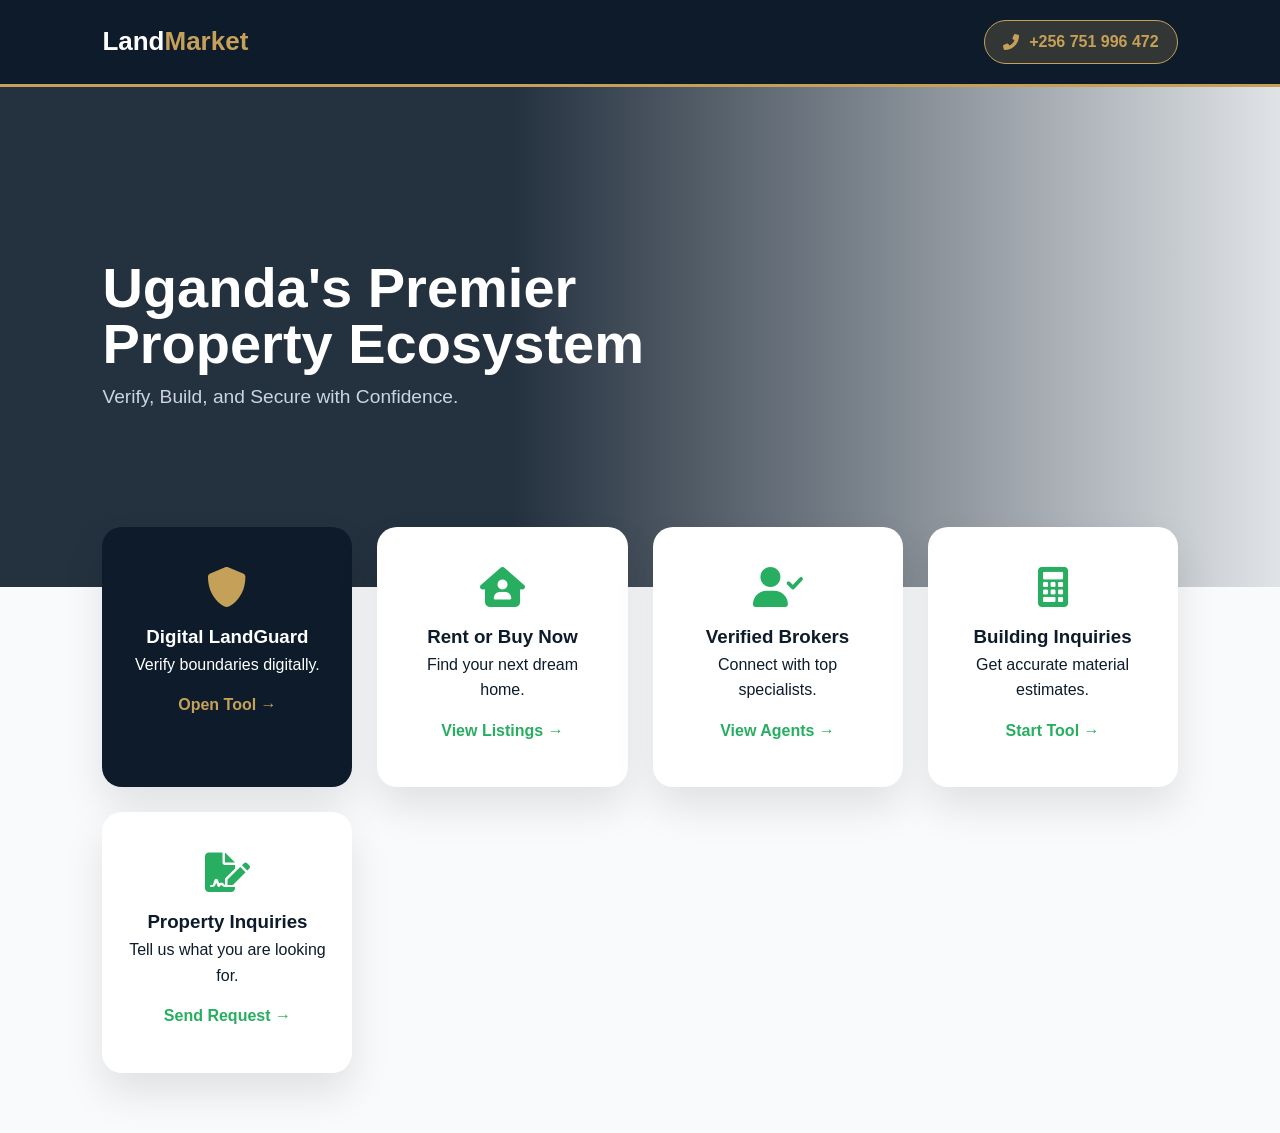
<file: index.html>
<!DOCTYPE html>
<html lang="en">
<head>
    <meta charset="UTF-8">
    <meta name="viewport" content="width=device-width, initial-scale=1.0">
    <title>LandMarket Uganda | Property Ecosystem</title>
    <link rel="stylesheet" href="style.css">
    <link rel="stylesheet" href="https://cdnjs.cloudflare.com/ajax/libs/font-awesome/6.0.0/css/all.min.css">
    
    <style>
        .index-body {
            background: #f8fafc;
        }

        /* Modern Split Header Design */
        .header-top {
            display: flex;
            justify-content: space-between;
            align-items: center;
            padding: 20px 8%;
            background: #0d1b2a;
            border-bottom: 3px solid #c5a059;
        }

        .new-phone-pill {
            background: rgba(197, 160, 89, 0.2);
            border: 1px solid #c5a059;
            color: #c5a059;
            padding: 8px 18px;
            border-radius: 50px;
            font-weight: 800;
            display: flex;
            align-items: center;
            gap: 10px;
        }

        /* Modern Hero with side alignment */
        .hero-v2 {
            background: linear-gradient(90deg, rgba(13, 27, 42, 0.9) 40%, rgba(13, 27, 42, 0.1)), 
                        url('https://images.unsplash.com/photo-1582407947304-fd86f028f716?auto=format&fit=crop&w=1200');
            background-size: cover;
            background-position: center;
            height: 500px;
            display: flex;
            align-items: center;
            padding: 0 8%;
            color: white;
        }

        .hero-v2-text h1 {
            font-size: 3.5rem;
            line-height: 1;
            margin-bottom: 10px;
        }

        /* Fresh Card Layout */
        .services-container {
            display: grid;
            grid-template-columns: repeat(auto-fit, minmax(240px, 1fr));
            gap: 25px;
            padding: 0 8%;
            margin-top: -60px; /* Floating effect over hero */
            padding-bottom: 60px;
        }

        .card-modern {
            background: white;
            padding: 40px 25px;
            border-radius: 20px;
            text-align: center;
            text-decoration: none;
            color: #0d1b2a;
            box-shadow: 0 20px 40px rgba(0,0,0,0.1);
            transition: 0.4s;
            border-bottom: 4px solid transparent;
        }

        .card-modern:hover {
            transform: translateY(-15px);
            border-bottom: 4px solid #c5a059;
        }

        .card-modern i {
            font-size: 40px;
            color: #27ae60;
            margin-bottom: 15px;
        }

        .card-modern.dark {
            background: #0d1b2a;
            color: white;
        }
        
        .card-modern.dark i { color: #c5a059; }
    </style>
</head>
<body class="index-body">

    <header class="header-top">
        <div class="logo" style="color: white; font-size: 26px; font-weight: 800;">
            Land<span style="color: #c5a059;">Market</span>
        </div>
        <div class="new-phone-pill">
            <i class="fas fa-phone-alt"></i>
            <span>+256 751 996 472</span>
        </div>
    </header>

    <section class="hero-v2">
        <div class="hero-v2-text">
            <h1>Uganda's Premier <br>Property Ecosystem</h1>
            <p style="font-size: 1.2rem; color: #cbd5e1;">Verify, Build, and Secure with Confidence.</p>
        </div>
    </section>

    <div class="services-container">
        <a href="landguard.html" class="card-modern dark">
            <i class="fas fa-shield-alt"></i>
            <h3>Digital LandGuard</h3>
            <p>Verify boundaries digitally.</p>
            <span style="color: #c5a059; font-weight: bold; margin-top: 15px; display: block;">Open Tool →</span>
        </a>

        <a href="properties.html" class="card-modern">
            <i class="fas fa-house-user"></i>
            <h3>Rent or Buy Now</h3>
            <p>Find your next dream home.</p>
            <span style="color: #27ae60; font-weight: bold; margin-top: 15px; display: block;">View Listings →</span>
        </a>

        <a href="brokers.html" class="card-modern">
            <i class="fas fa-user-check"></i>
            <h3>Verified Brokers</h3>
            <p>Connect with top specialists.</p>
            <span style="color: #27ae60; font-weight: bold; margin-top: 15px; display: block;">View Agents →</span>
        </a>

        <a href="build.html" class="card-modern">
            <i class="fas fa-calculator"></i>
            <h3>Building Inquiries</h3>
            <p>Get accurate material estimates.</p>
            <span style="color: #27ae60; font-weight: bold; margin-top: 15px; display: block;">Start Tool →</span>
        </a>

        <a href="inquiries.html" class="card-modern">
            <i class="fas fa-file-signature"></i>
            <h3>Property Inquiries</h3>
            <p>Tell us what you are looking for.</p>
            <span style="color: #27ae60; font-weight: bold; margin-top: 15px; display: block;">Send Request →</span>
        </a>
    </div>

</body>
</html>
</file>
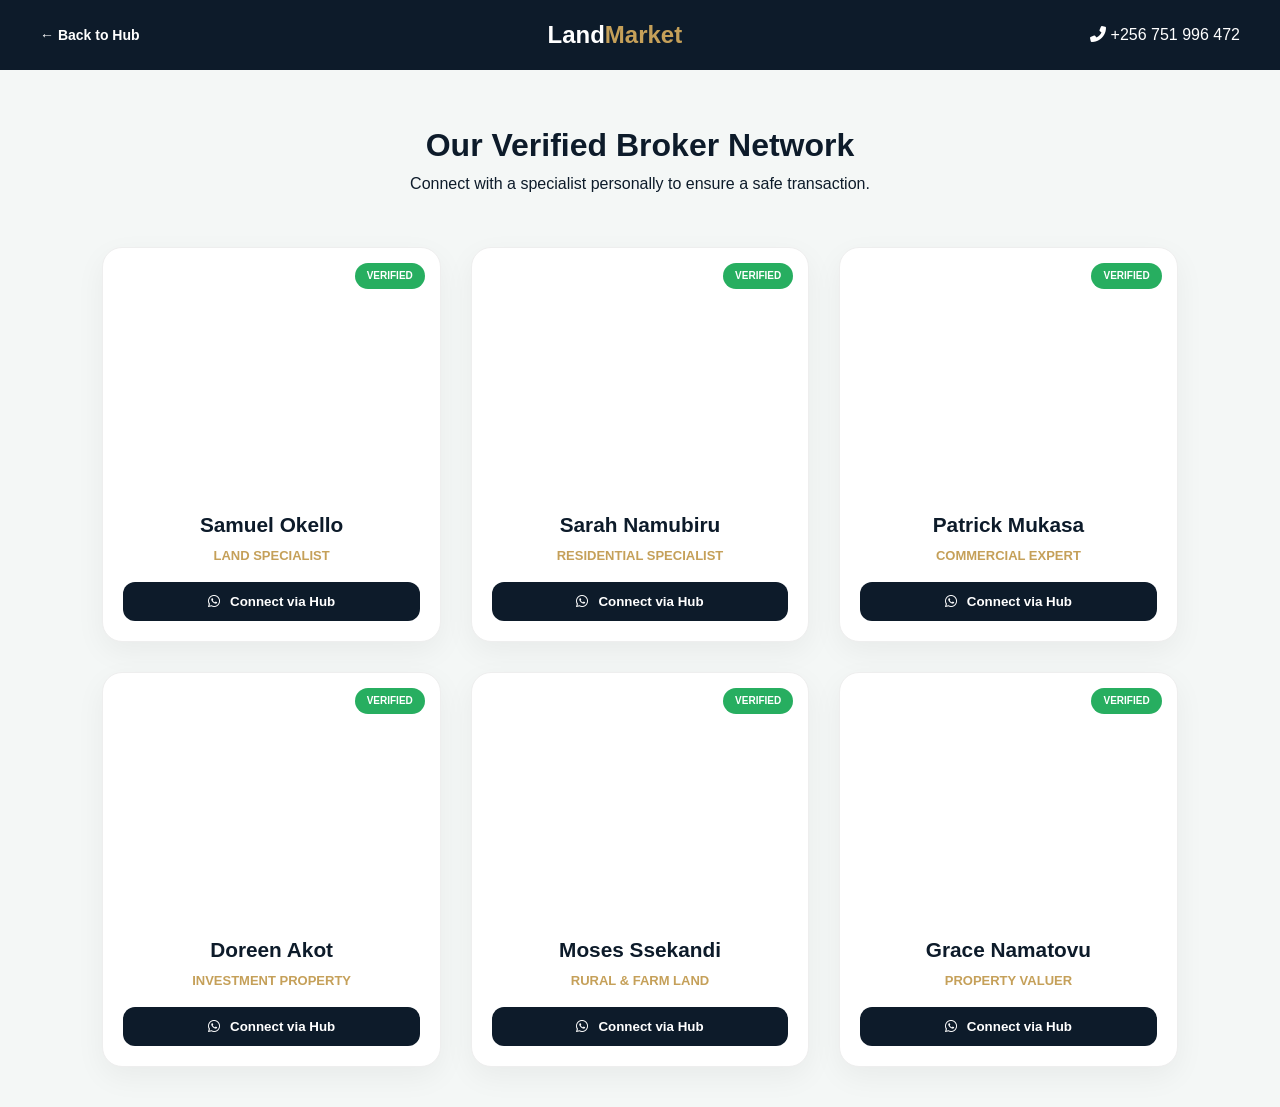
<file: brokers.html>
<!DOCTYPE html>
<html lang="en">
<head>
    <meta charset="UTF-8">
    <meta name="viewport" content="width=device-width, initial-scale=1.0">
    <title>Verified Broker Network | LandMarket</title>
    <link rel="stylesheet" href="style.css">
    <link rel="stylesheet" href="https://cdnjs.cloudflare.com/ajax/libs/font-awesome/6.0.0/css/all.min.css">
    <style>
        /* Ensuring the broker-specific layout is perfect */
        .broker-page-header {
            text-align: center;
            padding: 50px 20px 10px;
        }
        
        .broker-grid {
            display: grid;
            grid-template-columns: repeat(auto-fit, minmax(300px, 1fr));
            gap: 30px;
            padding: 40px 8%;
            max-width: 1400px;
            margin: auto;
        }

        .broker-card {
            background: white;
            border-radius: 20px;
            overflow: hidden;
            box-shadow: 0 10px 30px rgba(0,0,0,0.05);
            transition: 0.3s ease;
            border: 1px solid #eee;
            position: relative;
            display: flex;
            flex-direction: column;
        }

        .broker-card:hover { transform: translateY(-8px); box-shadow: 0 15px 35px rgba(0,0,0,0.1); }

        .verify-badge {
            position: absolute; top: 15px; right: 15px; background: #27ae60;
            color: white; font-size: 10px; font-weight: 800; padding: 5px 12px; border-radius: 50px; z-index: 10;
        }

        .broker-img { height: 240px; background-size: cover; background-position: center; width: 100%; }

        .broker-info { padding: 20px; text-align: center; }
        .broker-info h3 { margin-bottom: 5px; color: #0d1b2a; font-size: 1.3rem; }
        .specialty { color: #c5a059; font-size: 13px; font-weight: 700; text-transform: uppercase; margin-bottom: 15px; }

        .btn-contact {
            width: 100%; background: #0d1b2a; color: white; border: none; padding: 12px;
            border-radius: 12px; font-weight: bold; cursor: pointer; transition: 0.3s;
            display: flex; justify-content: center; align-items: center; gap: 10px;
        }
        .btn-contact:hover { background: #27ae60; }
    </style>
</head>
<body>

    <nav class="top-nav">
        <a href="index.html" class="btn-back">← Back to Hub</a>
        <div class="logo">Land<span>Market</span></div>
        <div class="contact-info">
            <i class="fas fa-phone-alt"></i> +256 751 996 472
        </div>
    </nav>

    <header class="broker-page-header">
        <h1>Our Verified Broker Network</h1>
        <p>Connect with a specialist personally to ensure a safe transaction.</p>
    </header>

    <div class="broker-grid">
        <div class="broker-card">
            <div class="verify-badge">VERIFIED</div>
            <div class="broker-img" style="background-image: url('https://images.unsplash.com/photo-1560250097-0b93528c311a?auto=format&fit=crop&w=400');"></div>
            <div class="broker-info">
                <h3>Samuel Okello</h3>
                <p class="specialty">Land Specialist</p>
                <button class="btn-contact" onclick="connectBroker('Samuel Okello')">
                    <i class="fab fa-whatsapp"></i> Connect via Hub
                </button>
            </div>
        </div>

        <div class="broker-card">
            <div class="verify-badge">VERIFIED</div>
            <div class="broker-img" style="background-image: url('https://images.unsplash.com/photo-1573496359142-b8d87734a5a2?auto=format&fit=crop&w=400');"></div>
            <div class="broker-info">
                <h3>Sarah Namubiru</h3>
                <p class="specialty">Residential Specialist</p>
                <button class="btn-contact" onclick="connectBroker('Sarah Namubiru')">
                    <i class="fab fa-whatsapp"></i> Connect via Hub
                </button>
            </div>
        </div>

        <div class="broker-card">
            <div class="verify-badge">VERIFIED</div>
            <div class="broker-img" style="background-image: url('https://images.unsplash.com/photo-1472099645785-5658abf4ff4e?auto=format&fit=crop&w=400');"></div>
            <div class="broker-info">
                <h3>Patrick Mukasa</h3>
                <p class="specialty">Commercial Expert</p>
                <button class="btn-contact" onclick="connectBroker('Patrick Mukasa')">
                    <i class="fab fa-whatsapp"></i> Connect via Hub
                </button>
            </div>
        </div>

        <div class="broker-card">
            <div class="verify-badge">VERIFIED</div>
            <div class="broker-img" style="background-image: url('https://images.unsplash.com/photo-1519085360753-af0119f7cbe7?auto=format&fit=crop&w=400');"></div>
            <div class="broker-info">
                <h3>Doreen Akot</h3>
                <p class="specialty">Investment Property</p>
                <button class="btn-contact" onclick="connectBroker('Doreen Akot')">
                    <i class="fab fa-whatsapp"></i> Connect via Hub
                </button>
            </div>
        </div>

        <div class="broker-card">
            <div class="verify-badge">VERIFIED</div>
            <div class="broker-img" style="background-image: url('https://images.unsplash.com/photo-1507003211169-0a1dd7228f2d?auto=format&fit=crop&w=400');"></div>
            <div class="broker-info">
                <h3>Moses Ssekandi</h3>
                <p class="specialty">Rural & Farm Land</p>
                <button class="btn-contact" onclick="connectBroker('Moses Ssekandi')">
                    <i class="fab fa-whatsapp"></i> Connect via Hub
                </button>
            </div>
        </div>

        <div class="broker-card">
            <div class="verify-badge">VERIFIED</div>
            <div class="broker-img" style="background-image: url('https://images.unsplash.com/photo-1544005313-94ddf0286df2?auto=format&fit=crop&w=400');"></div>
            <div class="broker-info">
                <h3>Grace Namatovu</h3>
                <p class="specialty">Property Valuer</p>
                <button class="btn-contact" onclick="connectBroker('Grace Namatovu')">
                    <i class="fab fa-whatsapp"></i> Connect via Hub
                </button>
            </div>
        </div>
    </div>

    <div id="successOverlay" class="success-overlay" style="display: none;">
        <div class="success-card">
            <i class="fas fa-check-circle" style="font-size: 50px; color: #27ae60; margin-bottom: 20px;"></i>
            <h2>Connecting...</h2>
            <p>Opening WhatsApp to connect you with our specialist.</p>
            <div class="loader"></div>
        </div>
    </div>

    <script>
        function connectBroker(brokerName) {
            const msg = `Hello LandMarket! I am interested in connecting with your verified broker: *${brokerName}*.`;
            
            // Show Animation Overlay
            document.getElementById('successOverlay').style.display = 'flex';
            
            // Wait 2 seconds then open WhatsApp
            setTimeout(() => {
                window.open(`https://wa.me/256751996472?text=${msg}`, '_blank');
                document.getElementById('successOverlay').style.display = 'none';
            }, 2000);
        }
    </script>
</body>
</html>
</file>
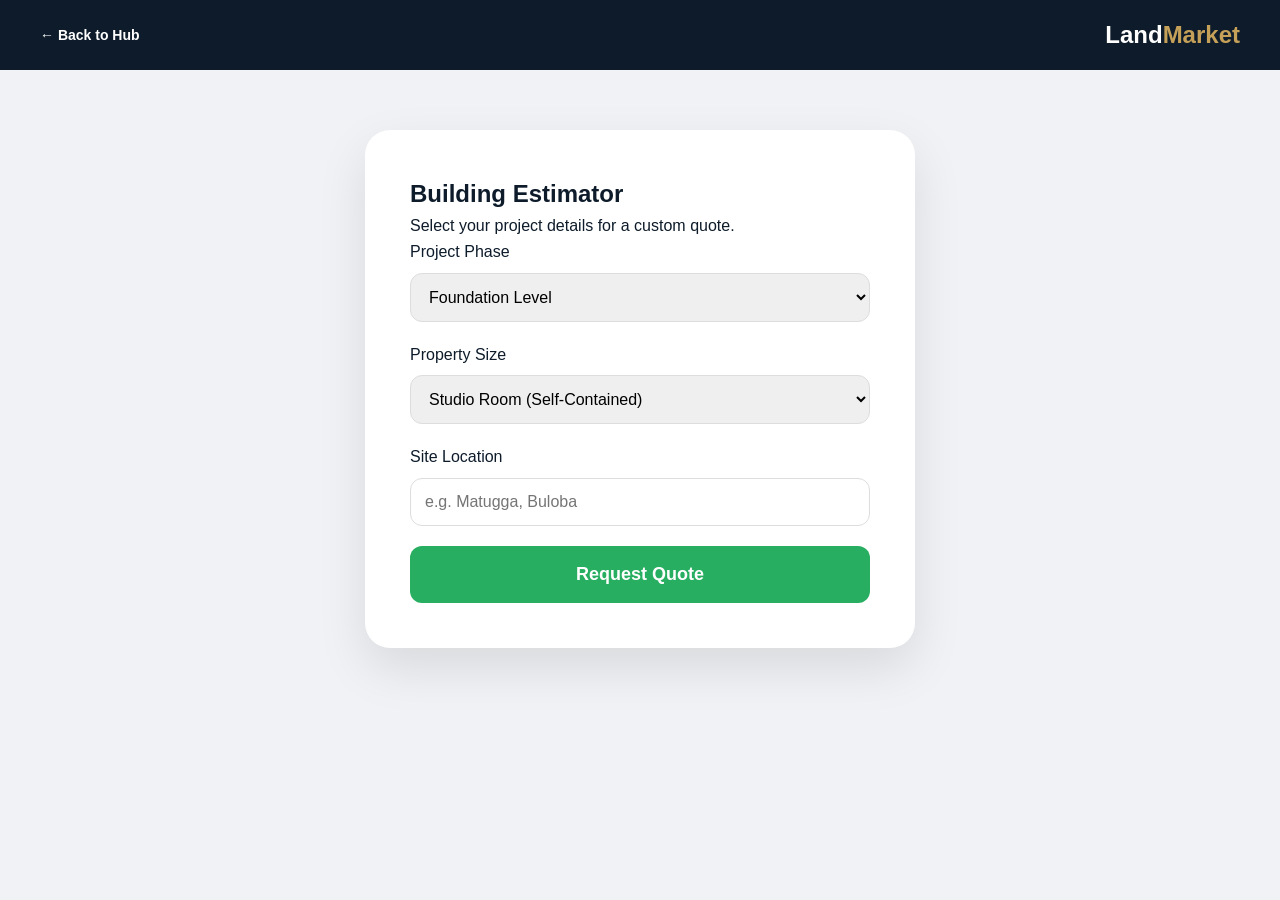
<file: build.html>
<!DOCTYPE html>
<html lang="en">
<head>
    <meta charset="UTF-8">
    <title>Building Estimator | LandMarket</title>
    <link rel="stylesheet" href="style.css">
    <link rel="stylesheet" href="https://cdnjs.cloudflare.com/ajax/libs/font-awesome/6.0.0/css/all.min.css">
</head>
<body class="inquiry-page-bg">
    <nav class="top-nav">
        <a href="index.html" class="btn-back">← Back to Hub</a>
        <div class="logo">Land<span>Market</span></div>
    </nav>

    <div class="form-wrapper">
        <div class="inquiry-card">
            <h2>Building Estimator</h2>
            <p>Select your project details for a custom quote.</p>
            
            <div class="input-box">
                <label>Project Phase</label>
                <select id="phase">
                    <option>Foundation Level</option>
                    <option>Wall Plate Level</option>
                    <option>Roofing Phase</option>
                    <option>Finishing/Plastering</option>
                </select>
            </div>

            <div class="input-box">
                <label>Property Size</label>
                <select id="size">
                    <option>Studio Room (Self-Contained)</option>
                    <option>2 Bedroom House</option>
                    <option>3 Bedroom House</option>
                    <option>Commercial Unit</option>
                </select>
            </div>

            <div class="input-box">
                <label>Site Location</label>
                <input type="text" id="location" placeholder="e.g. Matugga, Buloba">
            </div>

            <button type="button" class="btn-submit" onclick="sendBuildingWA()">Request Quote</button>
        </div>
    </div>

    <div id="successOverlay" class="success-overlay" style="display: none;">
        <div class="success-card">
            <i class="fas fa-check-circle" style="font-size: 50px; color: #27ae60; margin-bottom: 20px;"></i>
            <h2>Preparing Quote...</h2>
            <p>Connecting you to WhatsApp.</p>
            <div class="loader"></div>
        </div>
    </div>

    <script>
        function sendBuildingWA() {
            const phase = document.getElementById('phase').value;
            const size = document.getElementById('size').value;
            const loc = document.getElementById('location').value;
            const msg = `Hello LandMarket! I need a building quote:%0A- Phase: ${phase}%0A- Size: ${size}%0A- Location: ${loc}`;
            
            document.getElementById('successOverlay').style.display = 'flex';
            
            setTimeout(() => {
                window.open(`https://wa.me/256751996472?text=${msg}`, '_blank');
                document.getElementById('successOverlay').style.display = 'none';
            }, 2000);
        }
    </script>
</body>
</html>
</file>
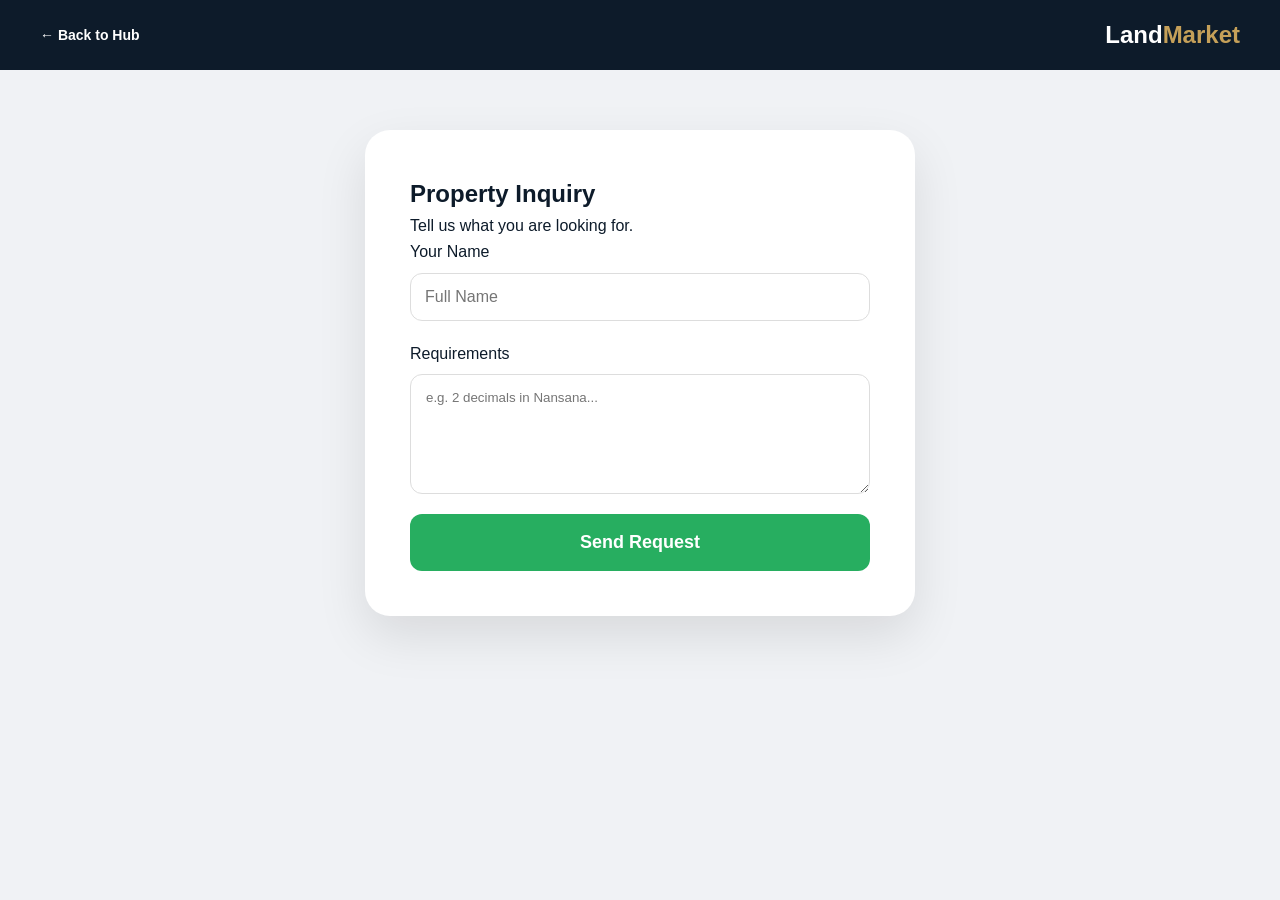
<file: inquiries.html>
<!DOCTYPE html>
<html lang="en">
<head>
    <meta charset="UTF-8">
    <title>Property Inquiry | LandMarket</title>
    <link rel="stylesheet" href="style.css">
    <link rel="stylesheet" href="https://cdnjs.cloudflare.com/ajax/libs/font-awesome/6.0.0/css/all.min.css">
</head>
<body class="inquiry-page-bg">
    <nav class="top-nav">
        <a href="index.html" class="btn-back">← Back to Hub</a>
        <div class="logo">Land<span>Market</span></div>
    </nav>

    <div class="form-wrapper">
        <div class="inquiry-card">
            <h2>Property Inquiry</h2>
            <p>Tell us what you are looking for.</p>
            
            <div class="input-box">
                <label>Your Name</label>
                <input type="text" id="uname" placeholder="Full Name">
            </div>

            <div class="input-box">
                <label>Requirements</label>
                <textarea id="ureq" style="width:100%; height:120px; border-radius:12px; border:1px solid #ddd; padding:15px;" placeholder="e.g. 2 decimals in Nansana..."></textarea>
            </div>

            <button type="button" class="btn-submit" onclick="sendInquiryWA()">Send Request</button>
        </div>
    </div>

    <div id="successOverlay" class="success-overlay" style="display: none;">
        <div class="success-card">
            <i class="fas fa-check-circle" style="font-size: 50px; color: #27ae60; margin-bottom: 20px;"></i>
            <h2>Sending Request...</h2>
            <p>Opening WhatsApp for connection.</p>
            <div class="loader"></div>
        </div>
    </div>

    <script>
        function sendInquiryWA() {
            const name = document.getElementById('uname').value;
            const req = document.getElementById('ureq').value;
            const msg = `*New Property Inquiry*%0A- Name: ${name}%0A- Requirements: ${req}`;
            
            document.getElementById('successOverlay').style.display = 'flex';
            
            setTimeout(() => {
                window.open(`https://wa.me/256751996472?text=${msg}`, '_blank');
                document.getElementById('successOverlay').style.display = 'none';
            }, 2000);
        }
    </script>
</body>
</html>
</file>
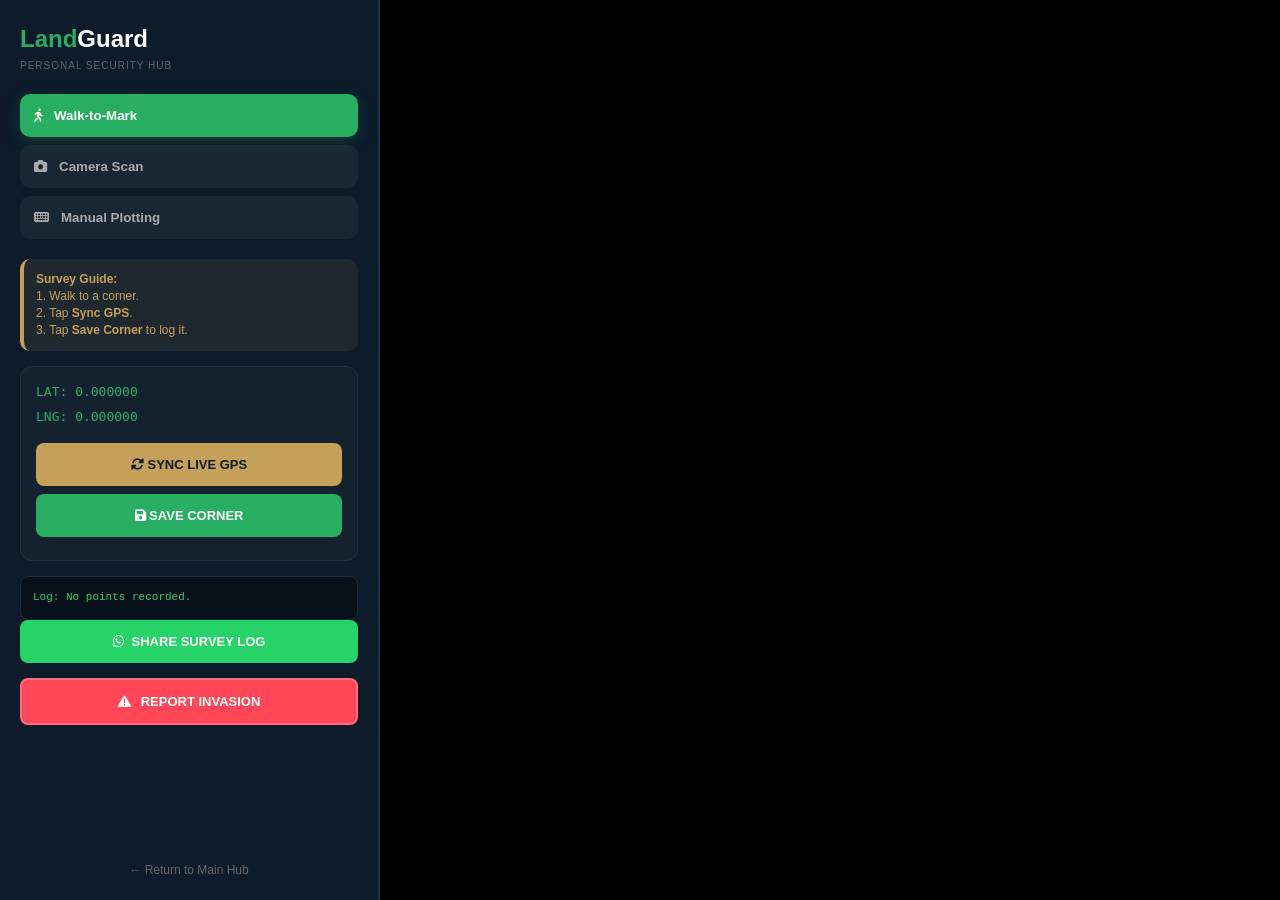
<file: landguard.html>
<!DOCTYPE html>
<html lang="en">
<head>
    <meta charset="UTF-8">
    <meta name="viewport" content="width=device-width, initial-scale=1.0">
    <title>LandGuard | Field Operations</title>
    <link rel="stylesheet" href="style.css">
    <link rel="stylesheet" href="https://cdnjs.cloudflare.com/ajax/libs/font-awesome/6.0.0/css/all.min.css">
    
    <style>
        /* BASE DASHBOARD DESIGN */
        body { background: #0b131e; color: #fff; font-family: 'Segoe UI', Tahoma, Geneva, Verdana, sans-serif; margin: 0; overflow: hidden; }
        .lg-container { display: grid; grid-template-columns: 380px 1fr; height: 100vh; }

        /* SIDEBAR */
        .lg-sidebar { background: #0d1b2a; border-right: 2px solid #1d2d44; padding: 20px; overflow-y: auto; display: flex; flex-direction: column; z-index: 10; }
        .tab-menu { display: flex; flex-direction: column; gap: 8px; margin-bottom: 20px; }
        .tab-btn { 
            background: rgba(255,255,255,0.05); border: none; color: #aaa; padding: 14px; 
            text-align: left; border-radius: 10px; cursor: pointer; transition: 0.3s; font-weight: bold;
            display: flex; align-items: center; gap: 12px;
        }
        .tab-btn.active { background: #27ae60; color: white; box-shadow: 0 4px 15px rgba(39, 174, 96, 0.2); }

        /* PANELS & INSTRUCTIONS */
        .panel { display: none; }
        .panel.active { display: block; }
        .instruction-box { font-size: 12px; color: #c5a059; margin-bottom: 15px; line-height: 1.4; background: rgba(197, 160, 89, 0.1); padding: 12px; border-radius: 10px; border-left: 4px solid #c5a059; }
        
        .group-box { background: rgba(255, 255, 255, 0.03); border-radius: 12px; padding: 15px; margin-bottom: 15px; border: 1px solid rgba(255,255,255,0.05); }
        .lg-input { width: 100%; background: #0b131e; border: 1px solid #1d2d44; color: white; padding: 12px; border-radius: 8px; margin-bottom: 10px; box-sizing: border-box; }
        
        /* BUTTONS */
        .btn-main { width: 100%; padding: 14px; border: none; border-radius: 8px; font-weight: 800; cursor: pointer; text-transform: uppercase; transition: 0.3s; margin-bottom: 8px; font-size: 13px; }
        .btn-gps { background: #c5a059; color: #0d1b2a; }
        .btn-plot { background: #27ae60; color: white; }
        .btn-whatsapp { background: #25d366; color: white; display: flex; align-items: center; justify-content: center; gap: 8px; }
        
        /* THE PANIC BUTTON */
        .btn-panic { 
            background: #ff4757; color: white; margin-top: 15px; border: 2px solid #ff6b81; 
            animation: pulse-red 2s infinite; display: flex; align-items: center; justify-content: center; gap: 10px;
        }
        @keyframes pulse-red {
            0% { box-shadow: 0 0 0 0 rgba(255, 71, 87, 0.7); }
            70% { box-shadow: 0 0 0 15px rgba(255, 71, 87, 0); }
            100% { box-shadow: 0 0 0 0 rgba(255, 71, 87, 0); }
        }

        /* MAIN VIEWPORT (MAP & VIDEO) */
        .lg-main { position: relative; background: #000; width: 100%; height: 100%; }
        #map-frame { width: 100%; height: 100%; border: none; display: block; }
        #video-preview { width: 100%; height: 100%; object-fit: cover; display: none; transform: scaleX(-1); }
        
        /* LOG DISPLAY */
        #survey-log { 
            background: rgba(0,0,0,0.4); padding: 12px; border-radius: 8px; 
            max-height: 150px; overflow-y: auto; font-family: 'Courier New', monospace; 
            font-size: 11px; color: #2ecc71; border: 1px solid #1d2d44;
        }
    </style>
</head>
<body>

<div class="lg-container">
    <aside class="lg-sidebar">
        <div style="margin-bottom: 20px;">
            <h2 style="color:#27ae60; margin: 0;">Land<span style="color:#fff;">Guard</span></h2>
            <p style="font-size:10px; color:#666; letter-spacing: 1px;">PERSONAL SECURITY HUB</p>
        </div>

        <div class="tab-menu">
            <button class="tab-btn active" id="btn-walk" onclick="showPanel('walk', this)"><i class="fas fa-walking"></i> Walk-to-Mark</button>
            <button class="tab-btn" id="btn-scan" onclick="showPanel('scan', this)"><i class="fas fa-camera"></i> Camera Scan</button>
            <button class="tab-btn" id="btn-manual" onclick="showPanel('manual', this)"><i class="fas fa-keyboard"></i> Manual Plotting</button>
        </div>

        <div id="walk" class="panel active">
            <div class="instruction-box">
                <strong>Survey Guide:</strong><br>
                1. Walk to a corner.<br>
                2. Tap <strong>Sync GPS</strong>.<br>
                3. Tap <strong>Save Corner</strong> to log it.
            </div>
            
            <div class="group-box">
                <p id="lat-val" style="margin:0; font-family:monospace; color:#27ae60;">LAT: 0.000000</p>
                <p id="lng-val" style="margin:5px 0 0 0; font-family:monospace; color:#27ae60;">LNG: 0.000000</p>
                <button class="btn-main btn-gps" style="margin-top:15px;" onclick="startGPS()">
                    <i class="fas fa-sync-alt"></i> Sync Live GPS
                </button>
                <button class="btn-main btn-plot" onclick="savePoint()">
                    <i class="fas fa-save"></i> Save Corner
                </button>
            </div>

            <div id="survey-log">Log: No points recorded.</div>
            
            <button class="btn-main btn-whatsapp" onclick="shareToWhatsApp()">
                <i class="fab fa-whatsapp"></i> Share Survey Log
            </button>

            <button class="btn-main btn-panic" onclick="triggerPanic()">
                <i class="fas fa-exclamation-triangle"></i> REPORT INVASION
            </button>
        </div>

        <div id="scan" class="panel">
            <div class="instruction-box">
                <strong>Visual Scan:</strong><br>
                Use the camera to record markers, fences, or intruders for evidence.
            </div>
            <div class="group-box">
                <button class="btn-main" style="background:#3498db; color:white;" onclick="openCamera()">
                    <i class="fas fa-video"></i> Start Camera
                </button>
                <button class="btn-main" style="background:transparent; border:1px solid #ff4757; color:#ff4757;" onclick="stopCamera()">
                    <i class="fas fa-stop"></i> Stop Feed
                </button>
            </div>
        </div>

        <div id="manual" class="panel">
            <div class="instruction-box">
                <strong>Manual Entry:</strong><br>
                Enter coordinates from your land title to see them on the map.
            </div>
            <div class="group-box">
                <input type="text" id="man-lat" class="lg-input" placeholder="Latitude">
                <input type="text" id="man-lng" class="lg-input" placeholder="Longitude">
                <button class="btn-main btn-plot" onclick="alert('Point added to map view.')">
                    <i class="fas fa-plus"></i> Plot Point
                </button>
            </div>
        </div>

        <div style="margin-top:auto; padding-top: 20px;">
            <a href="index.html" style="color:#666; text-decoration:none; font-size: 12px; display: block; text-align: center;">← Return to Main Hub</a>
        </div>
    </aside>

    <main class="lg-main">
        <iframe 
            id="map-frame" 
            src="https://www.google.com/maps/embed?pb=!1m14!1m12!1m3!1d15959.04351601704!2d32.582520!3d0.347597!2m3!1f0!2f0!3f0!3m2!1i1024!2i768!4f13.1!5e0!3m2!1sen!2sug!4v1715360000000" 
            allowfullscreen="" 
            loading="lazy">
        </iframe>
        <video id="video-preview" autoplay playsinline></video>
    </main>
</div>

<script>
    let stream = null;
    let savedCoordinates = [];

    function showPanel(id, btn) {
        document.querySelectorAll('.panel').forEach(p => p.classList.remove('active'));
        document.querySelectorAll('.tab-btn').forEach(b => b.classList.remove('active'));
        document.getElementById(id).classList.add('active');
        btn.classList.add('active');
        
        if(id === 'scan') {
            document.getElementById('map-frame').style.display = 'none';
            document.getElementById('video-preview').style.display = 'block';
        } else {
            stopCamera();
            document.getElementById('map-frame').style.display = 'block';
            document.getElementById('video-preview').style.display = 'none';
        }
    }

    function startGPS() {
        if (navigator.geolocation) {
            navigator.geolocation.getCurrentPosition(p => {
                document.getElementById('lat-val').innerText = "LAT: " + p.coords.latitude.toFixed(6);
                document.getElementById('lng-val').innerText = "LNG: " + p.coords.longitude.toFixed(6);
            }, (error) => {
                // Mock data for testing on non-GPS devices
                document.getElementById('lat-val').innerText = "LAT: 0.347597 (Testing)";
                document.getElementById('lng-val').innerText = "LNG: 32.582520 (Testing)";
            }, {enableHighAccuracy: true});
        }
    }

    function savePoint() {
        const lat = document.getElementById('lat-val').innerText;
        const lng = document.getElementById('lng-val').innerText;
        if(lat.includes("0.000000")) return alert("Sync GPS first!");
        
        savedCoordinates.push(`${lat}, ${lng}`);
        document.getElementById('survey-log').innerHTML = "<strong>Captured:</strong><br>" + savedCoordinates.join("<br>");
    }

    function shareToWhatsApp() {
        if(savedCoordinates.length === 0) return alert("No log found.");
        const text = encodeURIComponent("LandGuard Log:\n" + savedCoordinates.join("\n"));
        window.open(`https://wa.me/256751996472?text=${text}`, '_blank');
    }

    function triggerPanic() {
        const lat = document.getElementById('lat-val').innerText;
        const lng = document.getElementById('lng-val').innerText;
        if(lat.includes("0.000000")) return alert("Sync GPS first to send location!");
        
        if(confirm("SEND EMERGENCY ALERT?")) {
            const msg = encodeURIComponent("🚨 EMERGENCY! INVASION AT:\n" + lat + "\n" + lng + "\nHELP!");
            window.open(`https://wa.me/256751996472?text=${msg}`, '_blank');
        }
    }

    async function openCamera() {
        try {
            stream = await navigator.mediaDevices.getUserMedia({ video: { facingMode: "environment" } });
            document.getElementById('video-preview').srcObject = stream;
        } catch (err) { alert("Camera denied."); }
    }

    function stopCamera() {
        if(stream) {
            stream.getTracks().forEach(track => track.stop());
            stream = null;
        }
    }
</script>

</body>
</html>
</file>
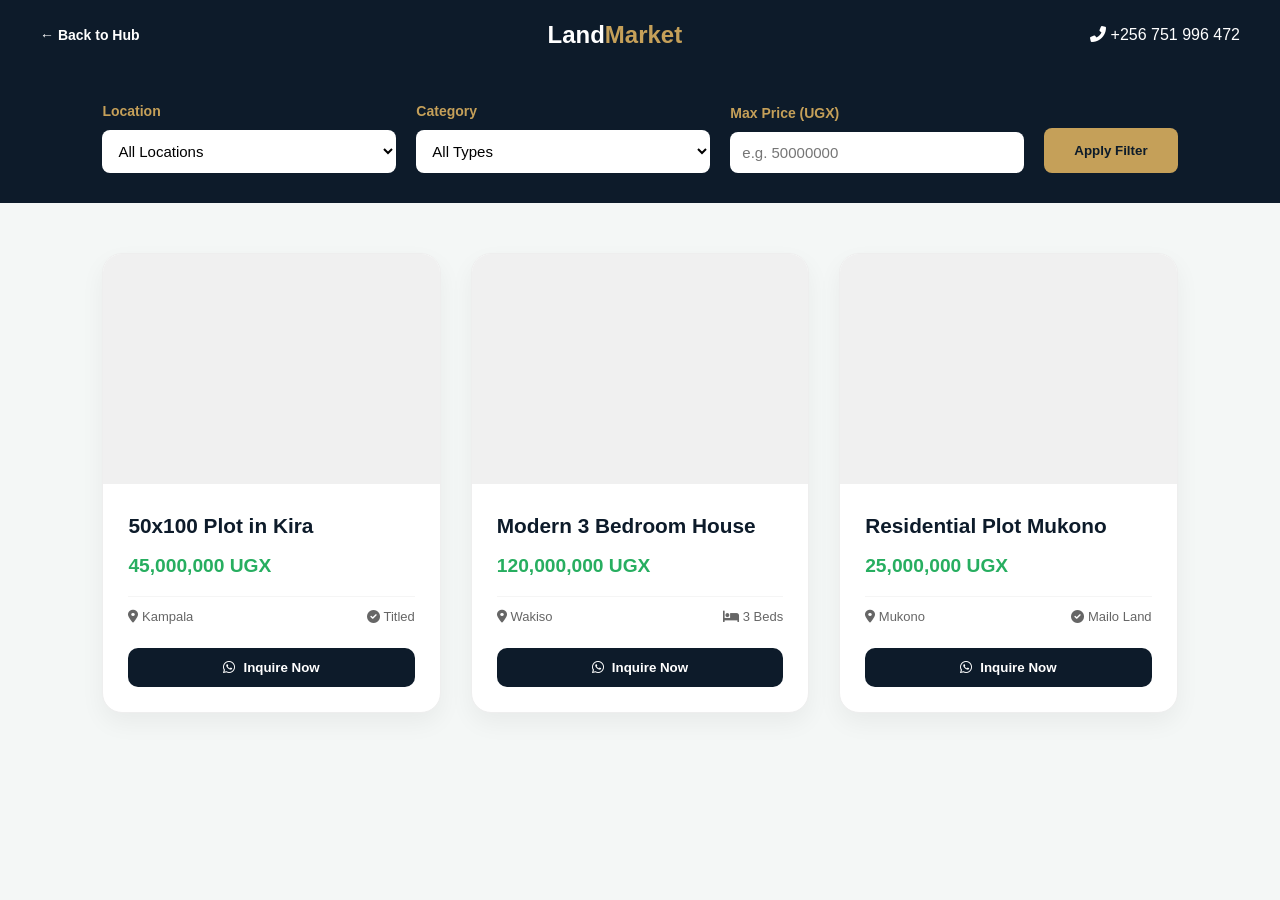
<file: properties.html>
<!DOCTYPE html>
<html lang="en">
<head>
    <meta charset="UTF-8">
    <meta name="viewport" content="width=device-width, initial-scale=1.0">
    <title>Properties | LandMarket Uganda</title>
    <link rel="stylesheet" href="style.css">
    <link rel="stylesheet" href="https://cdnjs.cloudflare.com/ajax/libs/font-awesome/6.0.0/css/all.min.css">
    <style>
        /* Filter Bar Branding */
        .filter-section {
            background: #0d1b2a;
            padding: 30px 8%;
            display: flex;
            flex-wrap: wrap;
            gap: 20px;
            align-items: flex-end;
            color: white;
        }

        .filter-group { display: flex; flex-direction: column; gap: 8px; flex: 1; min-width: 200px; }
        .filter-group label { font-size: 14px; font-weight: 600; color: #c5a059; }
        .filter-group select, .filter-group input { 
            padding: 12px; border-radius: 8px; border: none; font-size: 15px; background: #fff;
        }

        .btn-filter-apply {
            background: #c5a059; color: #0d1b2a; border: none; padding: 12px 30px;
            border-radius: 8px; font-weight: 800; cursor: pointer; transition: 0.3s;
            height: 45px;
        }
        .btn-filter-apply:hover { background: #27ae60; color: white; }

        /* Property Grid */
        .property-grid {
            display: grid;
            grid-template-columns: repeat(auto-fit, minmax(320px, 1fr));
            gap: 30px;
            padding: 50px 8%;
            max-width: 1400px;
            margin: auto;
        }

        .property-card {
            background: white; border-radius: 20px; overflow: hidden;
            box-shadow: 0 10px 25px rgba(0,0,0,0.05); transition: 0.3s;
            border: 1px solid #eee; display: flex; flex-direction: column;
        }
        
        .property-card:hover { transform: translateY(-8px); box-shadow: 0 15px 35px rgba(0,0,0,0.1); }

        .prop-img { 
            height: 230px; 
            width: 100%;
            background-size: cover; 
            background-position: center; 
            background-repeat: no-repeat;
            background-color: #f0f0f0; /* Placeholder color */
        }
        
        .prop-details { padding: 25px; flex-grow: 1; }
        .prop-details h3 { margin-bottom: 8px; color: #0d1b2a; font-size: 1.3rem; }
        .price-tag { color: #27ae60; font-weight: 800; font-size: 1.2rem; margin-bottom: 15px; }
        
        .prop-meta { 
            display: flex; justify-content: space-between; 
            font-size: 13px; color: #666; margin-bottom: 20px;
            padding-top: 10px; border-top: 1px solid #f5f5f5;
        }

        .btn-inquire {
            background: #0d1b2a; color: white; border: none; padding: 12px;
            border-radius: 10px; font-weight: bold; cursor: pointer; transition: 0.3s;
            width: 100%; display: flex; align-items: center; justify-content: center; gap: 8px;
            text-decoration: none;
        }
        .btn-inquire:hover { background: #27ae60; }

        /* Success Overlay */
        .success-overlay {
            position: fixed; top: 0; left: 0; width: 100%; height: 100%;
            background: rgba(13, 27, 42, 0.95); display: flex; justify-content: center;
            align-items: center; z-index: 9999; display: none;
        }
        .loader { width: 30px; height: 30px; border: 3px solid #f3f3f3; border-top: 3px solid #c5a059; border-radius: 50%; animation: spin 1s linear infinite; margin: 15px auto; }
        @keyframes spin { 0% { transform: rotate(0deg); } 100% { transform: rotate(360deg); } }
    </style>
</head>
<body>

    <nav class="top-nav">
        <a href="index.html" class="btn-back">← Back to Hub</a>
        <div class="logo">Land<span>Market</span></div>
        <div class="contact-info">
            <i class="fas fa-phone-alt"></i> +256 751 996 472
        </div>
    </nav>

    <section class="filter-section">
        <div class="filter-group">
            <label>Location</label>
            <select id="filterLoc">
                <option value="all">All Locations</option>
                <option value="Kampala">Kampala</option>
                <option value="Wakiso">Wakiso</option>
                <option value="Mukono">Mukono</option>
            </select>
        </div>
        <div class="filter-group">
            <label>Category</label>
            <select id="filterType">
                <option value="all">All Types</option>
                <option value="Land">Land / Plots</option>
                <option value="House">Residential House</option>
            </select>
        </div>
        <div class="filter-group">
            <label>Max Price (UGX)</label>
            <input type="number" id="filterPrice" placeholder="e.g. 50000000">
        </div>
        <button class="btn-filter-apply" onclick="applyFilters()">Apply Filter</button>
    </section>

    <div class="property-grid" id="propertyGrid">
        
        <div class="property-card" data-location="Kampala" data-type="Land" data-price="45000000">
            <div class="prop-img" style="background-image: url('https://images.pexels.com/photos/46160/field-clouds-sky-earth-46160.jpeg?auto=compress&cs=tinysrgb&w=600');"></div>
            <div class="prop-details">
                <h3>50x100 Plot in Kira</h3>
                <p class="price-tag">45,000,000 UGX</p>
                <div class="prop-meta">
                    <span><i class="fas fa-map-marker-alt"></i> Kampala</span>
                    <span><i class="fas fa-check-circle"></i> Titled</span>
                </div>
                <button class="btn-inquire" onclick="inquire('Kira Plot', '45M')">
                    <i class="fab fa-whatsapp"></i> Inquire Now
                </button>
            </div>
        </div>

        <div class="property-card" data-location="Wakiso" data-type="House" data-price="120000000">
            <div class="prop-img" style="background-image: url('https://images.pexels.com/photos/106399/pexels-photo-106399.jpeg?auto=compress&cs=tinysrgb&w=600');"></div>
            <div class="prop-details">
                <h3>Modern 3 Bedroom House</h3>
                <p class="price-tag">120,000,000 UGX</p>
                <div class="prop-meta">
                    <span><i class="fas fa-map-marker-alt"></i> Wakiso</span>
                    <span><i class="fas fa-bed"></i> 3 Beds</span>
                </div>
                <button class="btn-inquire" onclick="inquire('Wakiso House', '120M')">
                    <i class="fab fa-whatsapp"></i> Inquire Now
                </button>
            </div>
        </div>

        <div class="property-card" data-location="Mukono" data-type="Land" data-price="25000000">
            <div class="prop-img" style="background-image: url('https://images.pexels.com/photos/1108572/pexels-photo-1108572.jpeg?auto=compress&cs=tinysrgb&w=600');"></div>
            <div class="prop-details">
                <h3>Residential Plot Mukono</h3>
                <p class="price-tag">25,000,000 UGX</p>
                <div class="prop-meta">
                    <span><i class="fas fa-map-marker-alt"></i> Mukono</span>
                    <span><i class="fas fa-check-circle"></i> Mailo Land</span>
                </div>
                <button class="btn-inquire" onclick="inquire('Mukono Plot', '25M')">
                    <i class="fab fa-whatsapp"></i> Inquire Now
                </button>
            </div>
        </div>

    </div>

    <div id="successOverlay" class="success-overlay">
        <div style="background:white; padding:40px; border-radius:20px; text-align:center;">
            <i class="fas fa-check-circle" style="color:#27ae60; font-size:40px;"></i>
            <h3>Opening WhatsApp...</h3>
            <div class="loader"></div>
        </div>
    </div>

    <script>
        function applyFilters() {
            const loc = document.getElementById('filterLoc').value;
            const type = document.getElementById('filterType').value;
            const price = parseFloat(document.getElementById('filterPrice').value) || Infinity;
            const cards = document.querySelectorAll('.property-card');

            cards.forEach(card => {
                const cardLoc = card.getAttribute('data-location');
                const cardType = card.getAttribute('data-type');
                const cardPrice = parseFloat(card.getAttribute('data-price'));
                
                const matchLoc = (loc === 'all' || loc === cardLoc);
                const matchType = (type === 'all' || type === cardType);
                const matchPrice = (cardPrice <= price);

                card.style.display = (matchLoc && matchType && matchPrice) ? 'flex' : 'none';
            });
        }

        function inquire(name, price) {
            const overlay = document.getElementById('successOverlay');
            overlay.style.display = 'flex';
            
            const msg = `Hello LandMarket! I am interested in the *${name}* listed for *${price}*. Please send more details.`;
            
            setTimeout(() => {
                window.open(`https://wa.me/256751996472?text=${msg}`, '_blank');
                overlay.style.display = 'none';
            }, 1500);
        }
    </script>
</body>
</html>
</file>
<file: style.css>
/* --- 1. CORE BRANDING & RESET --- */
:root {
    --primary: #0d1b2a;    /* Deep Navy */
    --accent: #c5a059;     /* Gold */
    --success: #27ae60;    /* Forest Green */
    --bg: #f4f7f6;         /* Soft Grey */
    --white: #ffffff;
}

* { 
    box-sizing: border-box; 
    margin: 0; 
    padding: 0; 
    font-family: 'Segoe UI', Roboto, Helvetica, Arial, sans-serif; 
}

body { 
    background: var(--bg); 
    color: var(--primary); 
    line-height: 1.6;
}

/* --- 2. NAVIGATION --- */
.top-nav, .sub-nav {
    background: var(--primary);
    padding: 15px 40px;
    display: flex;
    justify-content: space-between;
    align-items: center;
    color: white;
    height: 70px;
    z-index: 1000;
}

.logo { font-size: 24px; font-weight: 800; }
.logo span { color: var(--accent); }

.btn-back { 
    color: white; 
    text-decoration: none; 
    font-weight: 600; 
    font-size: 14px; 
    transition: 0.3s;
}
.btn-back:hover { color: var(--accent); }

/* --- 3. MAIN HUB (INDEX.HTML) --- */
.hero {
    background: linear-gradient(rgba(13, 27, 42, 0.85), rgba(13, 27, 42, 0.85)), 
                url('https://images.unsplash.com/photo-1582407947304-fd86f028f716?auto=format&fit=crop&w=1200');
    background-size: cover;
    background-position: center;
    height: 400px;
    display: flex;
    flex-direction: column;
    justify-content: center;
    align-items: center;
    text-align: center;
    color: white;
}

.hero h1 { font-size: 3rem; margin-bottom: 10px; font-weight: 800; }

.services-grid {
    display: grid;
    grid-template-columns: repeat(auto-fit, minmax(220px, 1fr));
    gap: 20px;
    padding: 0 40px;
    max-width: 1400px;
    margin: -80px auto 50px;
}

.service-card {
    background: var(--white);
    padding: 35px 20px;
    border-radius: 20px;
    text-decoration: none;
    color: var(--primary);
    box-shadow: 0 15px 35px rgba(0,0,0,0.1);
    transition: 0.4s cubic-bezier(0.175, 0.885, 0.32, 1.275);
    text-align: center;
    display: flex;
    flex-direction: column;
    justify-content: space-between;
}

.service-card:hover { transform: translateY(-12px); box-shadow: 0 20px 45px rgba(0,0,0,0.15); }
.service-card i { font-size: 45px; color: var(--success); margin-bottom: 20px; }
.service-card.highlight { background: var(--primary); color: white; }
.service-card.highlight i { color: var(--accent); }

/* --- 4. LANDGUARD TOOL --- */
.tool-container { display: flex; height: calc(100vh - 70px); width: 100%; overflow: hidden; }
#sidebar { width: 320px; background: var(--primary); color: white; padding: 25px; flex-shrink: 0; overflow-y: auto; border-right: 2px solid var(--accent); }
#map-wrapper { flex-grow: 1; position: relative; }
#map { height: 100%; width: 100%; }

.map-overlay {
    position: absolute; bottom: 30px; left: 50%; transform: translateX(-50%); z-index: 1000;
    background: white; padding: 12px 25px; border-radius: 60px; display: flex; align-items: center; gap: 15px;
    box-shadow: 0 10px 40px rgba(0,0,0,0.3); white-space: nowrap;
}

.btn-action {
    background: var(--accent); color: var(--primary); border: none; padding: 10px 22px; border-radius: 40px;
    font-weight: 800; font-size: 14px; cursor: pointer; display: flex; align-items: center; gap: 8px; transition: 0.3s;
}
.btn-action.save { background: var(--success); color: white; }

/* --- 5. VERIFIED BROKERS GRID (6 CARDS) --- */
.broker-card {
    background: white;
    border-radius: 20px;
    overflow: hidden;
    box-shadow: 0 10px 30px rgba(0,0,0,0.05);
    transition: 0.3s ease;
    border: 1px solid #eee;
    position: relative;
    display: flex;
    flex-direction: column;
}

.broker-card:hover { transform: translateY(-8px); box-shadow: 0 15px 35px rgba(0,0,0,0.1); }

.verify-badge {
    position: absolute; top: 15px; right: 15px; background: var(--success);
    color: white; font-size: 10px; font-weight: 800; padding: 5px 12px; border-radius: 50px; z-index: 10;
}

.broker-img { height: 220px; background-size: cover; background-position: center; }

.broker-info { padding: 20px; text-align: center; }
.broker-info h3 { margin-bottom: 5px; color: var(--primary); font-size: 1.2rem; }

.specialty {
    color: var(--accent); font-size: 13px; font-weight: 700;
    text-transform: uppercase; margin-bottom: 15px;
}

.btn-contact {
    width: 100%; background: var(--primary); color: white; border: none; padding: 12px;
    border-radius: 12px; font-weight: bold; cursor: pointer; transition: 0.3s;
    display: flex; justify-content: center; align-items: center; gap: 10px;
}

.btn-contact:hover { background: var(--success); }

/* --- 6. INQUIRY FORM & SUCCESS POPUP --- */
.inquiry-page-bg { background: #f0f2f5 !important; min-height: 100vh; }

.form-wrapper {
    display: flex; justify-content: center; align-items: center; padding: 60px 20px; width: 100%;
}

.inquiry-card {
    background: white; width: 100%; max-width: 550px; padding: 45px;
    border-radius: 25px; box-shadow: 0 20px 50px rgba(0,0,0,0.1);
}

.input-box { margin-bottom: 20px; display: flex; flex-direction: column; gap: 8px; }
.input-box input, .input-box select { padding: 14px; border: 1px solid #ddd; border-radius: 12px; font-size: 16px; }

.btn-submit {
    width: 100%; background: var(--success); color: white; padding: 18px; border: none;
    border-radius: 12px; font-size: 18px; font-weight: 800; cursor: pointer;
    display: flex; justify-content: center; align-items: center; gap: 10px;
}

.success-overlay {
    position: fixed; top: 0; left: 0; width: 100%; height: 100%;
    background: rgba(13, 27, 42, 0.95); display: flex; justify-content: center;
    align-items: center; z-index: 9999; backdrop-filter: blur(8px);
}

.success-card { background: white; padding: 50px; border-radius: 30px; text-align: center; max-width: 400px; }

/* --- 7. ANIMATIONS --- */
.loader {
    width: 30px; height: 30px; border: 3px solid #f3f3f3; border-top: 3px solid var(--accent);
    border-radius: 50%; margin: 20px auto 0; animation: spin 1s linear infinite;
}
@keyframes spin { 0% { transform: rotate(0deg); } 100% { transform: rotate(360deg); } }

/* --- 8. MOBILE RESPONSIVENESS --- */
@media (max-width: 768px) {
    .hero h1 { font-size: 2.2rem; }
    .services-grid { padding: 0 20px; grid-template-columns: 1fr; }
    .tool-container { flex-direction: column; }
    #sidebar { width: 100%; height: 250px; }
}
/* --- SUCCESS OVERLAY & LOADER --- */
.success-overlay {
    position: fixed;
    top: 0; left: 0;
    width: 100%; height: 100%;
    background: rgba(13, 27, 42, 0.9);
    display: flex;
    justify-content: center;
    align-items: center;
    z-index: 9999;
    backdrop-filter: blur(5px);
}

.success-card {
    background: white;
    padding: 40px;
    border-radius: 20px;
    text-align: center;
    box-shadow: 0 20px 50px rgba(0,0,0,0.3);
    max-width: 350px;
}

.loader {
    width: 40px;
    height: 40px;
    border: 4px solid #f3f3f3;
    border-top: 4px solid #c5a059;
    border-radius: 50%;
    margin: 20px auto 0;
    animation: spin 1s linear infinite;
}

@keyframes spin {
    0% { transform: rotate(0deg); }
    100% { transform: rotate(360deg); }
}
</file>
